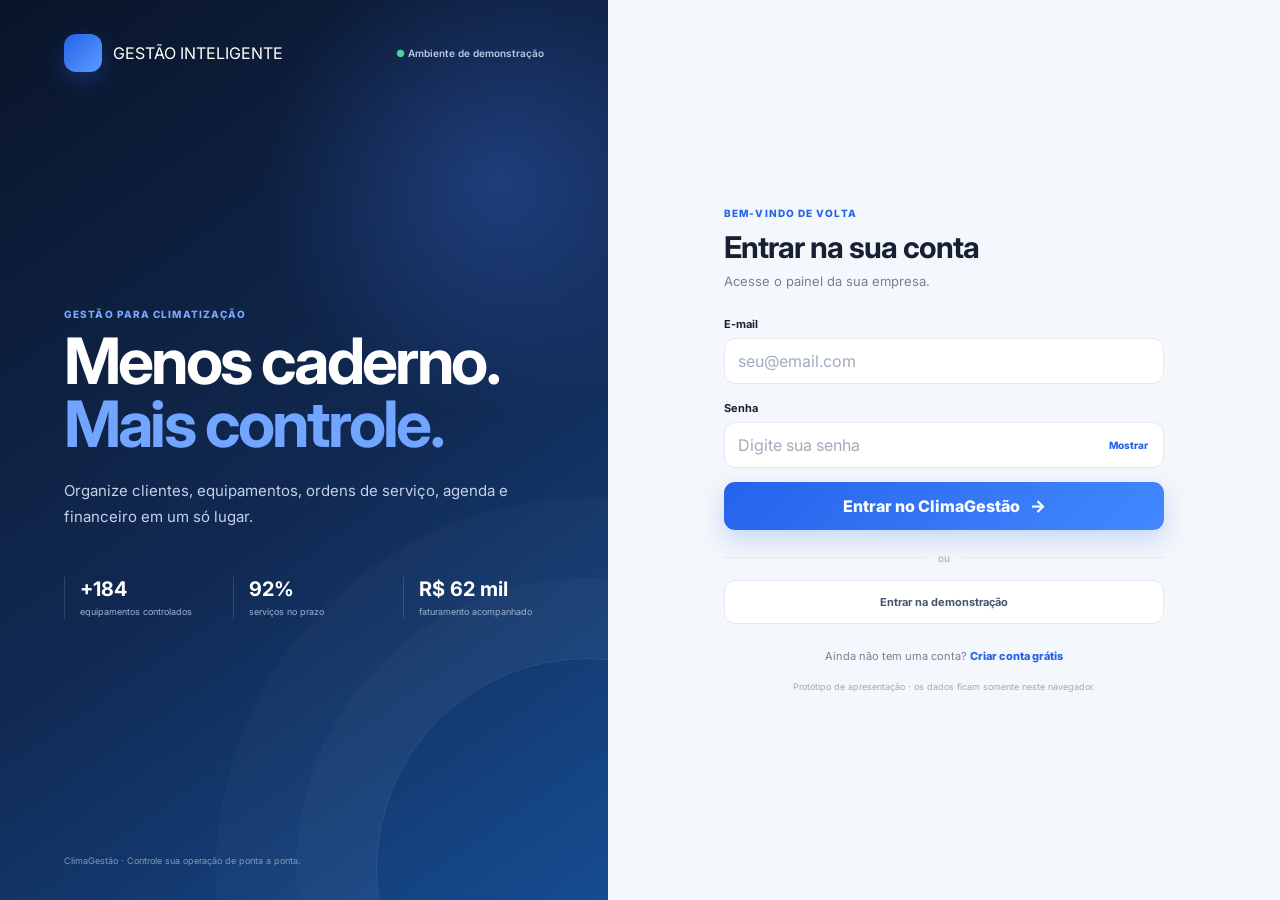
<file: index.html>
<!doctype html>
<html lang="pt-BR">

<head>
  <meta charset="utf-8">
  <meta name="viewport" content="width=device-width,initial-scale=1">
  <title>ClimaGestão — Entrar</title>
  <link rel="preconnect" href="https://fonts.googleapis.com">
  <link rel="preconnect" href="https://fonts.gstatic.com" crossorigin>
  <link href="https://fonts.googleapis.com/css2?family=Inter:wght@400;500;600;700;800&display=swap" rel="stylesheet">
  <link rel="stylesheet" href="css/auth.css">
  <script src="js/data-store.js"></script>
</head>

<body class="auth-page">
  <main class="auth-shell">
    <section class="auth-visual">
      <div class="visual-top">
        <a class="brand auth-brand" href="index.html">
          <span class="brand-mark"></span>
          <span>GESTÃO INTELIGENTE</span>
        </a>
        <span class="secure-label">● Ambiente de demonstração</span>
      </div>

      <div class="visual-content">
        <span class="eyebrow">Gestão para climatização</span>
        <h1>Menos caderno.<br><span>Mais controle.</span></h1>
        <p>Organize clientes, equipamentos, ordens de serviço, agenda e financeiro em um só lugar.</p>
        <div class="visual-metrics">
          <div><strong>+184</strong><span>equipamentos controlados</span></div>
          <div><strong>92%</strong><span>serviços no prazo</span></div>
          <div><strong>R$ 62 mil</strong><span>faturamento acompanhado</span></div>
        </div>
      </div>

      <div class="visual-footer">ClimaGestão · Controle sua operação de ponta a ponta.</div>
    </section>

    <section class="auth-panel">
      <div class="auth-card">
        <div class="mobile-brand brand">
          <span class="brand-mark">❄</span>
          <span><strong>ClimaGestão</strong><small>GESTÃO INTELIGENTE</small></span>
        </div>

        <div class="auth-heading">
          <span class="eyebrow">Bem-vindo de volta</span>
          <h2>Entrar na sua conta</h2>
          <p>Acesse o painel da sua empresa.</p>
        </div>

        <form id="loginForm" novalidate>
          <label class="field">
            <span>E-mail</span>
            <input id="loginEmail" type="email" autocomplete="email" placeholder="seu@email.com" required>
          </label>
          <label class="field">
            <span>Senha</span>
            <div class="password-field">
              <input id="loginPassword" type="password" autocomplete="current-password" placeholder="Digite sua senha"
                required>
              <button type="button" class="password-toggle" data-target="loginPassword"
                aria-label="Mostrar senha">Mostrar</button>
            </div>
          </label>
          <div id="loginMessage" class="form-message" role="alert"></div>
          <button class="auth-button" type="submit">Entrar no ClimaGestão <span>→</span></button>
        </form>

        <div class="auth-divider"><span>ou</span></div>
        <button class="demo-button" id="demoLogin" type="button">Entrar na demonstração</button>
        <p class="auth-switch">Ainda não tem uma conta? <a href="cadastro.html">Criar conta grátis</a></p>
        <p class="demo-note">Protótipo de apresentação · os dados ficam somente neste navegador.</p>
      </div>
    </section>
  </main>
  <script src="js/auth.js"></script>
</body>

</html>
</file>
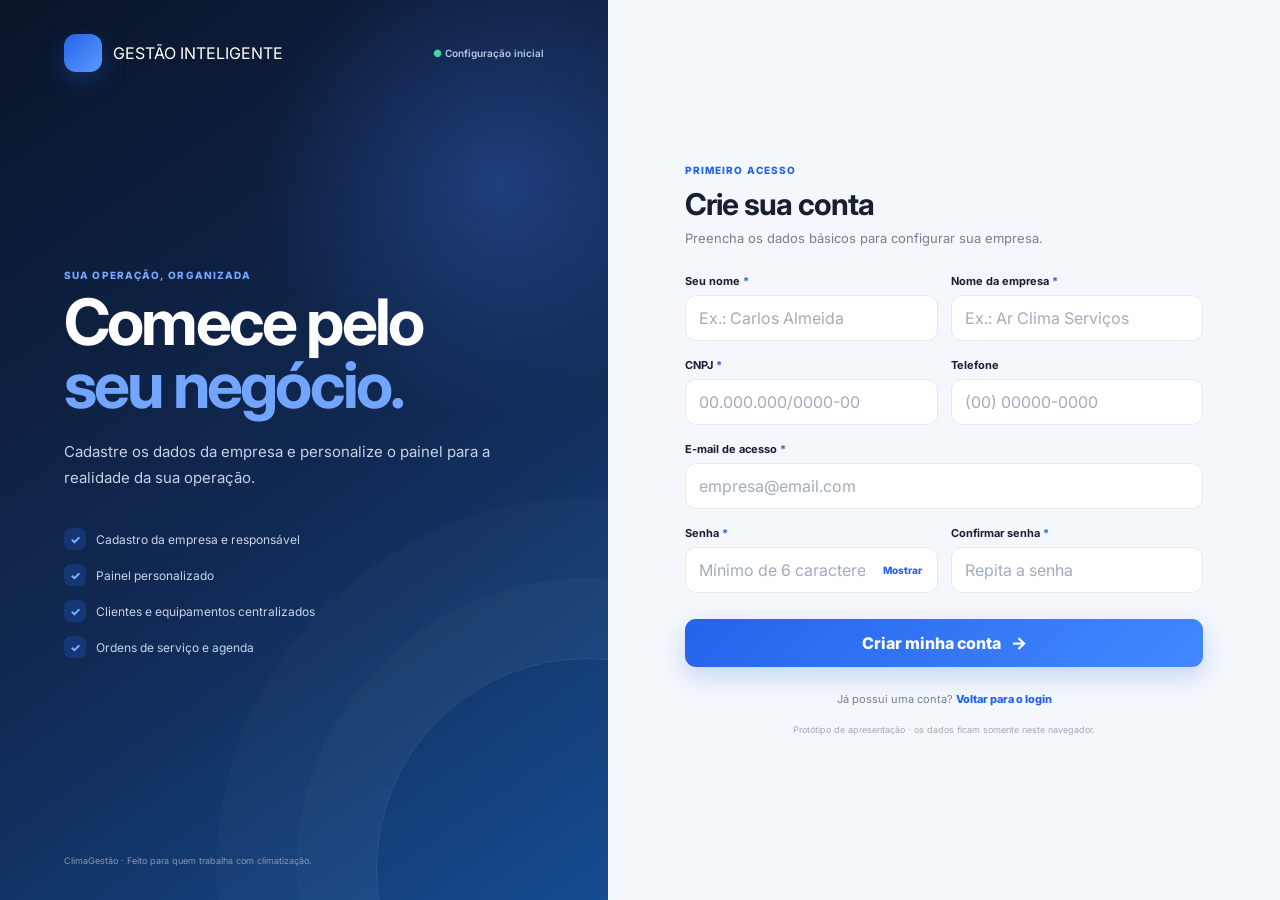
<file: cadastro.html>
<!doctype html>
<html lang="pt-BR">
<head>
  <meta charset="utf-8">
  <meta name="viewport" content="width=device-width,initial-scale=1">
  <title>ClimaGestão — Criar conta</title>
  <link rel="preconnect" href="https://fonts.googleapis.com">
  <link rel="preconnect" href="https://fonts.gstatic.com" crossorigin>
  <link href="https://fonts.googleapis.com/css2?family=Inter:wght@400;500;600;700;800&display=swap" rel="stylesheet">
  <link rel="stylesheet" href="css/auth.css">
  <script src="js/data-store.js"></script>
</head>
<body class="auth-page">
  <main class="auth-shell auth-shell-register">
    <section class="auth-visual">
      <div class="visual-top">
        <a class="brand auth-brand" href="index.html">
          <span class="brand-mark"></span>
          <span>GESTÃO INTELIGENTE</span>
        </a>
        <span class="secure-label">● Configuração inicial</span>
      </div>
      <div class="visual-content">
        <span class="eyebrow">Sua operação, organizada</span>
        <h1>Comece pelo<br><span>seu negócio.</span></h1>
        <p>Cadastre os dados da empresa e personalize o painel para a realidade da sua operação.</p>
        <ul class="benefits">
          <li><span>✓</span> Cadastro da empresa e responsável</li>
          <li><span>✓</span> Painel personalizado</li>
          <li><span>✓</span> Clientes e equipamentos centralizados</li>
          <li><span>✓</span> Ordens de serviço e agenda</li>
        </ul>
      </div>
      <div class="visual-footer">ClimaGestão · Feito para quem trabalha com climatização.</div>
    </section>

    <section class="auth-panel">
      <div class="auth-card register-card">
        <div class="mobile-brand brand">
          <span class="brand-mark">❄</span>
          <span><strong>ClimaGestão</strong><small>GESTÃO INTELIGENTE</small></span>
        </div>
        <div class="auth-heading">
          <span class="eyebrow">Primeiro acesso</span>
          <h2>Crie sua conta</h2>
          <p>Preencha os dados básicos para configurar sua empresa.</p>
        </div>

        <form id="registerForm" novalidate>
          <div class="form-grid">
            <label class="field">
              <span>Seu nome <b>*</b></span>
              <input id="registerName" type="text" autocomplete="name" placeholder="Ex.: Carlos Almeida" required>
            </label>
            <label class="field">
              <span>Nome da empresa <b>*</b></span>
              <input id="registerCompany" type="text" autocomplete="organization" placeholder="Ex.: Ar Clima Serviços" required>
            </label>
          </div>
          <div class="form-grid">
            <label class="field">
              <span>CNPJ <b>*</b></span>
              <input id="registerCnpj" type="text" inputmode="numeric" maxlength="18" placeholder="00.000.000/0000-00" required>
            </label>
            <label class="field">
              <span>Telefone</span>
              <input id="registerPhone" type="tel" inputmode="tel" maxlength="15" placeholder="(00) 00000-0000">
            </label>
          </div>
          <label class="field">
            <span>E-mail de acesso <b>*</b></span>
            <input id="registerEmail" type="email" autocomplete="email" placeholder="empresa@email.com" required>
          </label>
          <div class="form-grid">
            <label class="field">
              <span>Senha <b>*</b></span>
              <div class="password-field">
                <input id="registerPassword" type="password" autocomplete="new-password" placeholder="Mínimo de 6 caracteres" required minlength="6">
                <button type="button" class="password-toggle" data-target="registerPassword">Mostrar</button>
              </div>
            </label>
            <label class="field">
              <span>Confirmar senha <b>*</b></span>
              <input id="registerPasswordConfirm" type="password" autocomplete="new-password" placeholder="Repita a senha" required minlength="6">
            </label>
          </div>
          <div id="registerMessage" class="form-message" role="alert"></div>
          <button class="auth-button" type="submit">Criar minha conta <span>→</span></button>
        </form>

        <p class="auth-switch">Já possui uma conta? <a href="index.html">Voltar para o login</a></p>
        <p class="demo-note">Protótipo de apresentação · os dados ficam somente neste navegador.</p>
      </div>
    </section>
  </main>
  <script src="js/auth.js"></script>
</body>
</html>
</file>
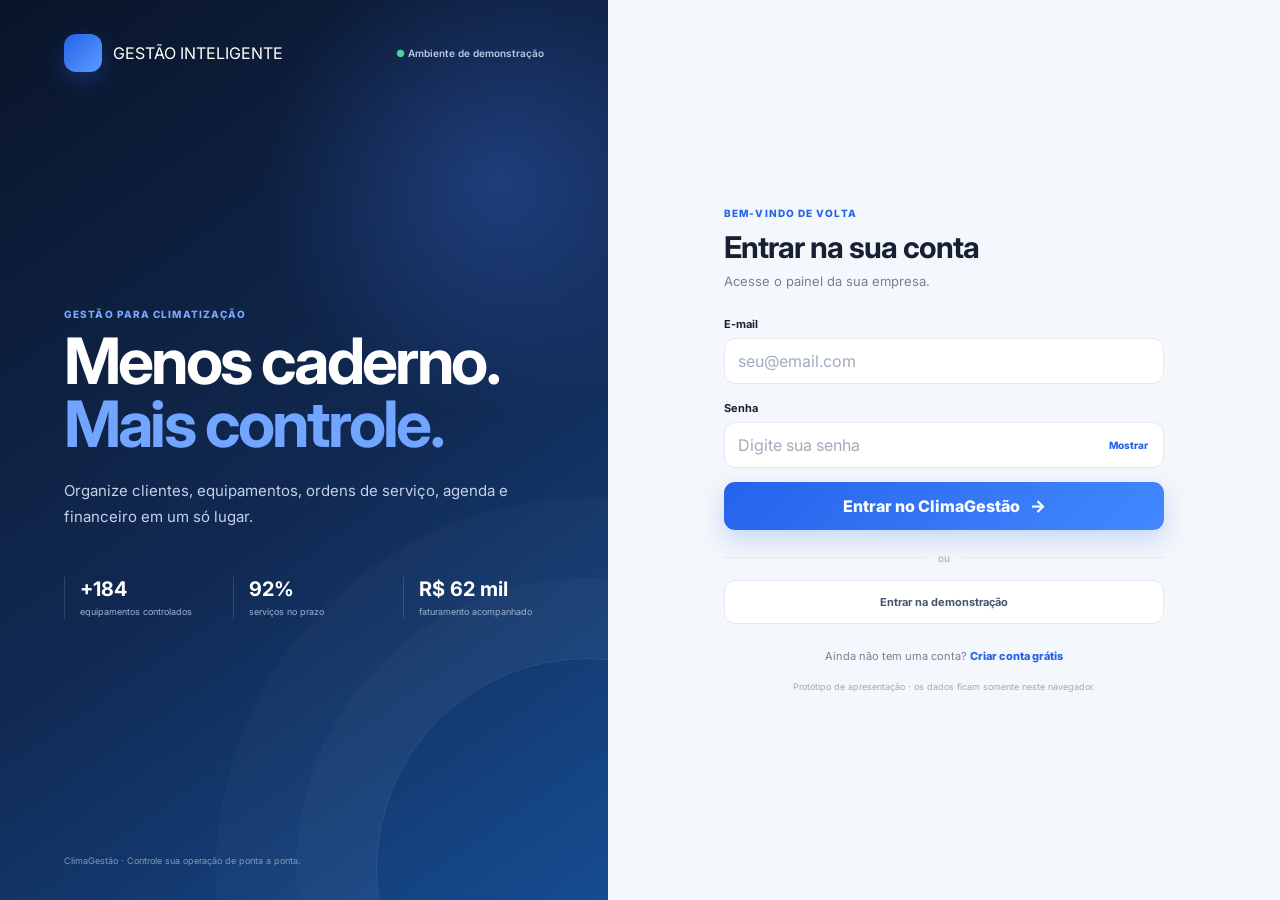
<file: dashboard.html>
<!doctype html>
<html lang="pt-BR">

<head>
    <meta charset="utf-8">
    <meta name="viewport" content="width=device-width,initial-scale=1">
    <title>ClimaGestão — Dashboard</title>
    <link rel="preconnect" href="https://fonts.googleapis.com">
    <link rel="preconnect" href="https://fonts.gstatic.com" crossorigin>
    <link href="https://fonts.googleapis.com/css2?family=Inter:wght@400;500;600;700;800&display=swap" rel="stylesheet">
    <link rel="stylesheet" href="css/style.css">
</head>

<body>
    <script src="js/data-store.js"></script>
    <script>if (!window.AccountStore.hasSession()) { window.location.replace("index.html"); }</script>
    <div class="app">
        <aside class="sidebar" id="sidebar">
            <div class="brand">
                <div class="brand-mark"></div>
                <div><span>GESTÃO INTELIGENTE</span></div>
            </div>
            <div class="company" id="companyProfile">
                <div class="avatar" id="companyAvatar">EM</div>
                <div><b id="companyName">Empresa</b><small id="companyDocument">CNPJ não informado</small>
                </div><button title="Dados da empresa">⌄</button>
            </div>
            <nav>
                <a class="nav-item active" data-page="dashboard"><span class="ico">⌂</span>Dashboard</a><a
                    class="nav-item" data-page="clientes"><span class="ico">♙</span>Clientes</a><a class="nav-item"
                    data-page="equipamentos"><span class="ico">❄</span>Equipamentos</a><a class="nav-item"
                    data-page="os"><span class="ico">▤</span>Ordens de serviço <em>4</em></a><a class="nav-item"
                    data-page="agenda"><span class="ico">□</span>Agenda</a><a class="nav-item"
                    data-page="financeiro"><span class="ico">R$</span>Financeiro</a>
            </nav>
            <div class="nav-bottom"><a class="nav-item"><span class="ico">⚙</span>Configurações</a><a
                    class="nav-item"><span class="ico">?</span>Central de ajuda</a></div>
        </aside>
        <main>
            <header class="topbar"><button class="menu" id="menu">☰</button>
                <div class="crumb" id="crumb">Visão geral</div>
                <div class="top-actions"><button class="top-btn" title="Buscar">⌕</button><button class="top-btn"
                        title="Notificações">♢<span class="dot"></span></button>
                    <div class="user" id="userAvatar" title="Usuário conectado">AC</div><button class="logout-btn"
                        id="logoutButton" title="Sair">↪</button>
                </div>
            </header>
            <div class="content">
                <section id="dashboard" class="page active-page">
                    <div class="page-head">
                        <div>
                            <div class="eyebrow">Terça-feira, 6 de outubro</div>
                            <h1>Bom dia, <span id="userName">sua empresa</span> 👋</h1>
                            <p>Aqui está o resumo da operação de <strong id="dashboardCompanyName">sua empresa</strong>.</p><small id="userEmail" class="account-email"
                                aria-label="E-mail da conta"></small>
                        </div><button class="primary" id="newOs">+ Nova ordem de serviço</button>
                    </div>
                    <div class="cards four">
                        <div class="card stat">
                            <div><span>Receita no mês</span><strong>R$ 12.850</strong><small class="up">↑ 8,2% <i>vs.
                                        mês anterior</i></small></div>
                            <div class="stat-icon green">R$</div>
                        </div>
                        <div class="card stat">
                            <div><span>Serviços hoje</span><strong>8</strong><small class="up">↑ 14% <i>vs. semana
                                        passada</i></small></div>
                            <div class="stat-icon blue">⌁</div>
                        </div>
                        <div class="card stat">
                            <div><span>Em andamento</span><strong>3</strong><small>2 técnicos em campo</small></div>
                            <div class="stat-icon orange">◷</div>
                        </div>
                        <div class="card stat">
                            <div><span>A receber</span><strong>R$ 3.420</strong><small>7 cobranças pendentes</small>
                            </div>
                            <div class="stat-icon red">!</div>
                        </div>
                    </div>
                    <div class="dashboard-grid">
                        <div class="card">
                            <div class="card-head">
                                <div>
                                    <h2>Agenda de hoje</h2>
                                    <p>Seus próximos atendimentos</p>
                                </div><button class="link" data-page="agenda">Ver agenda →</button>
                            </div>
                            <div class="service-list">
                                <div class="service">
                                    <div class="service-time">08:00</div>
                                    <div class="service-main"><b>Manutenção preventiva</b><span>João da Silva · LG Split
                                            12.000 BTUs</span></div>
                                    <div class="money">R$ 250</div><label class="badge blue">Em andamento</label>
                                </div>
                                <div class="service">
                                    <div class="service-time">10:30</div>
                                    <div class="service-main"><b>Instalação de 2 equipamentos</b><span>Clínica Saúde+ ·
                                            2× Midea 18.000 BTUs</span></div>
                                    <div class="money">R$ 1.800</div><label class="badge gray">Agendado</label>
                                </div>
                                <div class="service">
                                    <div class="service-time">14:00</div>
                                    <div class="service-main"><b>Higienização</b><span>Mariana Costa · Samsung WindFree
                                            9.000 BTUs</span></div>
                                    <div class="money">R$ 180</div><label class="badge gray">Agendado</label>
                                </div>
                                <div class="service">
                                    <div class="service-time">16:30</div>
                                    <div class="service-main"><b>Reparo — não está gelando</b><span>Ricardo Mendes ·
                                            Gree 18.000 BTUs</span></div>
                                    <div class="money">R$ 320</div><label class="badge orange">Aguardando</label>
                                </div>
                            </div>
                        </div>
                        <div class="card alerts">
                            <div class="card-head">
                                <div>
                                    <h2>Requer sua atenção</h2>
                                    <p>Oportunidades e pendências</p>
                                </div>
                            </div>
                            <div class="alert">
                                <div class="alert-icon orange">$</div>
                                <div><b>7 pagamentos pendentes</b><span>R$ 3.420 em aberto</span></div><button
                                    class="link" data-page="financeiro">Cobrar</button>
                            </div>
                            <div class="alert">
                                <div class="alert-icon purple">↻</div>
                                <div><b>12 manutenções próximas</b><span>Clientes para contatar</span></div><button
                                    class="link" data-page="clientes">Ver</button>
                            </div>
                            <div class="alert">
                                <div class="alert-icon blue">✓</div>
                                <div><b>3 orçamentos aguardando</b><span>R$ 2.750 em propostas</span></div><button
                                    class="link">Abrir</button>
                            </div>
                        </div>
                    </div>
                    <div class="lower">
                        <div class="card">
                            <div class="card-head">
                                <div>
                                    <h2>Receita mensal</h2>
                                    <p>Evolução dos últimos 6 meses</p>
                                </div><button class="secondary">2026 ▾</button>
                            </div>
                            <div class="chart-wrap">
                                <div class="chart">
                                    <div class="bar-col"><i class="bar" style="height:45%"></i><label>Mai</label></div>
                                    <div class="bar-col"><i class="bar" style="height:57%"></i><label>Jun</label></div>
                                    <div class="bar-col"><i class="bar" style="height:51%"></i><label>Jul</label></div>
                                    <div class="bar-col"><i class="bar" style="height:69%"></i><label>Ago</label></div>
                                    <div class="bar-col"><i class="bar" style="height:64%"></i><label>Set</label></div>
                                    <div class="bar-col"><i class="bar" style="height:89%"></i><label>Out</label></div>
                                </div>
                                <div class="legend"><span>Faturamento acumulado</span><b>R$ 62.430</b></div>
                            </div>
                        </div>
                        <div class="card">
                            <div class="card-head">
                                <div>
                                    <h2>Clientes recentes</h2>
                                    <p><span id="dashboardClientCount">0</span> <span id="dashboardClientCountLabel">clientes cadastrados</span></p>
                                </div><button class="link" data-page="clientes">Ver todos →</button>
                            </div>
                            <div class="people" id="dashboardRecentClients"></div>
                        </div>
                    </div>
                    <div class="kpi-banner">
                        <div class="star">✦</div>
                        <div>
                            <h3>Você está no controle</h3>
                            <p>92% dos serviços deste mês foram concluídos no prazo.</p>
                        </div><strong>92% <span class="small">no prazo</span></strong>
                    </div>
                </section>
                <section id="clientes" class="page">
                    <div class="page-head">
                        <div>
                            <div class="eyebrow">Relacionamento</div>
                            <h1>Clientes</h1>
                            <p>Centralize contatos, equipamentos e histórico de atendimento.</p>
                        </div><button class="primary" id="newClientButton" type="button">+ Novo cliente</button>
                    </div>
                    <div class="toolbar">
                        <label class="search" for="clientSearch">⌕ <input id="clientSearch" type="search" placeholder="Buscar por nome, documento, telefone ou e-mail" aria-label="Buscar clientes"></label>
                    </div>
                    <div class="card table-card">
                        <table id="clientsTable">
                            <thead>
                                <tr>
                                    <th>Cliente</th>
                                    <th>Telefone</th>
                                    <th>Endereço</th>
                                    <th>Ações</th>
                                </tr>
                            </thead>
                            <tbody id="clientsTableBody"></tbody>
                        </table>
                        <div class="client-empty" id="clientsEmpty" hidden>
                            <div class="client-empty-icon">♙</div>
                            <h2 id="clientsEmptyTitle">Sua lista de clientes começa aqui</h2>
                            <p id="clientsEmptyText">Cadastre seu primeiro cliente para manter contatos e informações importantes organizados.</p>
                            <button class="primary" id="emptyNewClientButton" type="button">+ Cadastrar primeiro cliente</button>
                        </div>
                    </div>
                </section>
                <section id="equipamentos" class="page">
                    <div class="page-head">
                        <div>
                            <div class="eyebrow">Patrimônio técnico</div>
                            <h1>Equipamentos</h1>
                            <p>Tenha o histórico de cada ar-condicionado na palma da mão.</p>
                        </div><button class="primary">+ Novo equipamento</button>
                    </div>
                    <div class="cards four">
                        <div class="card stat">
                            <div><span>Total cadastrados</span><strong>184</strong><small>↑ 12 este mês</small></div>
                            <div class="stat-icon blue">❄</div>
                        </div>
                        <div class="card stat">
                            <div><span>Preventivas próximas</span><strong>12</strong><small>Próximos 30 dias</small>
                            </div>
                            <div class="stat-icon orange">↻</div>
                        </div>
                        <div class="card stat">
                            <div><span>Em garantia</span><strong>38</strong><small>Equipamentos</small></div>
                            <div class="stat-icon green">✓</div>
                        </div>
                        <div class="card stat">
                            <div><span>Manutenção atrasada</span><strong>7</strong><small>Precisam de contato</small>
                            </div>
                            <div class="stat-icon red">!</div>
                        </div>
                    </div>
                    <div class="card table-card" style="margin-top:18px">
                        <table>
                            <thead>
                                <tr>
                                    <th>Equipamento</th>
                                    <th>Cliente</th>
                                    <th>Local</th>
                                    <th>Última manutenção</th>
                                    <th>Próxima</th>
                                    <th>Status</th>
                                </tr>
                            </thead>
                            <tbody>
                                <tr>
                                    <td><b>LG Dual Inverter</b><small>Split · 12.000 BTUs</small></td>
                                    <td>João da Silva</td>
                                    <td>Quarto</td>
                                    <td>02/04/2026</td>
                                    <td>Hoje</td>
                                    <td><span class="badge orange">Preventiva hoje</span></td>
                                </tr>
                                <tr>
                                    <td><b>Samsung WindFree</b><small>Split · 9.000 BTUs</small></td>
                                    <td>Mariana Costa</td>
                                    <td>Sala</td>
                                    <td>15/06/2026</td>
                                    <td>15/12/2026</td>
                                    <td><span class="badge green">Em dia</span></td>
                                </tr>
                                <tr>
                                    <td><b>Midea Xtreme Save</b><small>Split · 18.000 BTUs</small></td>
                                    <td>Clínica Saúde+</td>
                                    <td>Recepção</td>
                                    <td>20/03/2026</td>
                                    <td>20/09/2026</td>
                                    <td><span class="badge" style="background:#fff0f0;color:#c43f3f">Atrasada</span>
                                    </td>
                                </tr>
                            </tbody>
                        </table>
                    </div>
                </section>
                <section id="os" class="page">
                    <div class="page-head">
                        <div>
                            <div class="eyebrow">Operação</div>
                            <h1>Ordens de serviço</h1>
                            <p>Acompanhe cada atendimento do agendamento ao pagamento.</p>
                        </div><button class="primary" id="newOs2">+ Nova ordem de serviço</button>
                    </div>
                    <div class="kanban">
                        <div class="kanban-col">
                            <h3>Agendadas <span>2</span></h3>
                            <article class="os-card"><b>#00128 · INSTALAÇÃO</b><strong>Clínica Saúde+</strong><small>02
                                    out · 10:30</small><label>R$ 1.800</label></article>
                            <article class="os-card"><b>#00129 · LIMPEZA</b><strong>Ricardo Mendes</strong><small>03 out
                                    · 09:00</small><label>R$ 220</label></article>
                        </div>
                        <div class="kanban-col">
                            <h3>Em andamento <span>3</span></h3>
                            <article class="os-card"><b>#00125 · MANUTENÇÃO</b><strong>João da Silva</strong><small>Hoje
                                    · 08:00 · Técnico: Carlos</small><label>R$ 250</label></article>
                            <article class="os-card"><b>#00126 · REPARO</b><strong>Paulo Oliveira</strong><small>Hoje ·
                                    13:30 · Técnico: Lucas</small><label>R$ 380</label></article>
                        </div>
                        <div class="kanban-col">
                            <h3>Concluídas <span>5</span></h3>
                            <article class="os-card"><b>#00124 · HIGIENIZAÇÃO</b><strong>Mariana
                                    Costa</strong><small>Hoje · 07:30</small><label>R$ 180 · Pago</label></article>
                            <article class="os-card"><b>#00123 · INSTALAÇÃO</b><strong>Loja Central</strong><small>30
                                    set · 15:00</small><label>R$ 950 · Pago</label></article>
                        </div>
                    </div>
                </section>
                <section id="agenda" class="page">
                    <div class="page-head">
                        <div>
                            <div class="eyebrow">Planejamento</div>
                            <h1>Agenda</h1>
                            <p>Organize atendimentos e visualize a carga da equipe.</p>
                        </div><button class="primary" id="newOs3">+ Agendar serviço</button>
                    </div>
                    <div class="card calendar">
                        <div class="calendar-head"><button>‹</button>
                            <h2>Outubro 2026</h2><button>›</button>
                        </div>
                        <div class="week">
                            <span>DOM</span><span>SEG</span><span>TER</span><span>QUA</span><span>QUI</span><span>SEX</span><span>SÁB</span>
                        </div>
                        <div class="days" id="calendarDays"></div>
                    </div>
                </section>
                <section id="financeiro" class="page">
                    <div class="page-head">
                        <div>
                            <div class="eyebrow">Resultado</div>
                            <h1>Financeiro</h1>
                            <p>Veja quanto entrou, quanto saiu e o que ainda falta receber.</p>
                        </div><button class="primary">+ Lançamento</button>
                    </div>
                    <div class="cards four">
                        <div class="card stat">
                            <div><span>Receita no mês</span><strong>R$ 12.850</strong><small class="up">↑ 8,2%</small>
                            </div>
                            <div class="stat-icon green">R$</div>
                        </div>
                        <div class="card stat">
                            <div><span>Despesas</span><strong>R$ 4.230</strong><small>33% da receita</small></div>
                            <div class="stat-icon red">−</div>
                        </div>
                        <div class="card stat">
                            <div><span>Resultado</span><strong>R$ 8.620</strong><small>Margem de 67%</small></div>
                            <div class="stat-icon blue">✓</div>
                        </div>
                        <div class="card stat">
                            <div><span>A receber</span><strong>R$ 3.420</strong><small>7 cobranças</small></div>
                            <div class="stat-icon orange">!</div>
                        </div>
                    </div>
                    <div class="card table-card" style="margin-top:18px">
                        <div class="card-head">
                            <div>
                                <h2>Últimos lançamentos</h2>
                                <p>Movimentações financeiras</p>
                            </div>
                        </div>
                        <table>
                            <thead>
                                <tr>
                                    <th>Descrição</th>
                                    <th>Categoria</th>
                                    <th>Data</th>
                                    <th>Valor</th>
                                    <th>Status</th>
                                </tr>
                            </thead>
                            <tbody>
                                <tr>
                                    <td><b>OS #00124 — Higienização</b><small>Mariana Costa</small></td>
                                    <td>Serviço</td>
                                    <td>06/10/2026</td>
                                    <td style="color:var(--green);font-weight:800">+ R$ 180</td>
                                    <td><span class="badge green">Recebido</span></td>
                                </tr>
                                <tr>
                                    <td><b>Compra de materiais</b><small>Fornecedor Clima Parts</small></td>
                                    <td>Materiais</td>
                                    <td>05/10/2026</td>
                                    <td style="color:var(--red);font-weight:800">− R$ 620</td>
                                    <td><span class="badge green">Pago</span></td>
                                </tr>
                                <tr>
                                    <td><b>OS #00125 — Manutenção</b><small>João da Silva</small></td>
                                    <td>Serviço</td>
                                    <td>06/10/2026</td>
                                    <td>R$ 250</td>
                                    <td><span class="badge orange">Pendente</span></td>
                                </tr>
                            </tbody>
                        </table>
                    </div>
                </section>
            </div>
        </main>
    </div>
    <div class="modal" id="modal">
        <div class="modal-box"><button class="close" id="close">×</button>
            <h2>Nova ordem de serviço</h2>
            <p>Cadastre um atendimento em poucos segundos.</p>
            <form id="osForm"><label>Cliente<input required placeholder="Nome do cliente"></label>
                <div class="form-row"><label>Serviço<select>
                            <option>Manutenção preventiva</option>
                            <option>Higienização</option>
                            <option>Instalação</option>
                            <option>Reparo</option>
                        </select></label><label>Valor<input placeholder="R$ 0,00"></label></div>
                <div class="form-row"><label>Data<input type="date"></label><label>Horário<input type="time"></label>
                </div><label>Observações<textarea
                        placeholder="Diagnóstico, materiais, detalhes..."></textarea></label><button
                    class="primary full">Criar ordem de serviço</button>
            </form>
        </div>
    </div>
    <div class="modal" id="clientModal" aria-hidden="true">
        <div class="modal-box client-modal" role="dialog" aria-modal="true" aria-labelledby="clientModalTitle">
            <button class="close" id="closeClientModal" type="button" aria-label="Fechar">×</button>
            <h2 id="clientModalTitle">Novo cliente</h2>
            <p id="clientModalDescription">Informe os dados para adicionar à sua carteira.</p>
            <form id="clientForm" novalidate>
                <label>Nome completo / Razão social <b>*</b><input id="clientName" name="name" required maxlength="120" autocomplete="name" placeholder="Ex.: Ana Souza ou Empresa Ltda."></label>
                <div class="form-row">
                    <label>CPF/CNPJ<input id="clientDocument" name="document" inputmode="numeric" maxlength="18" placeholder="000.000.000-00"></label>
                    <label>Telefone<input id="clientPhone" name="phone" type="tel" inputmode="tel" maxlength="15" placeholder="(00) 00000-0000"></label>
                </div>
                <label>E-mail<input id="clientEmail" name="email" type="email" maxlength="160" autocomplete="email" placeholder="cliente@email.com"></label>
                <label>Endereço<input id="clientAddress" name="address" maxlength="200" autocomplete="street-address" placeholder="Rua, número, bairro, cidade"></label>
                <label>Observações<textarea id="clientNotes" name="notes" maxlength="1000" placeholder="Informações importantes sobre este cliente"></textarea></label>
                <div class="client-details" id="clientDetails" hidden></div>
                <div class="client-form-message" id="clientFormMessage" role="alert" aria-live="polite"></div>
                <div class="client-modal-actions">
                    <button class="secondary" id="cancelClientModal" type="button">Cancelar</button>
                    <button class="primary" id="saveClientButton" type="submit">Salvar cliente</button>
                </div>
            </form>
        </div>
    </div>
    <script src="js/script.js" defer></script>
    <script src="js/dashboard.js" defer></script>
    <script src="js/clients.js" defer></script>
</body>

</html>
</file>
<file: css/auth.css>
:root {
  --auth-bg: #f4f7fb;
  --surface: #ffffff;
  --text: #172033;
  --muted: #748096;
  --line: #e4e9f1;
  --primary: #2563eb;
  --primary-dark: #1d4ed8;
  --navy: #0d1830;
  --green: #13a56b;
  --danger: #d94b4b;
  --radius: 18px;
  --shadow: 0 24px 70px rgba(19, 36, 67, .10);
}

* {
  box-sizing: border-box;
}

html,
body {
  min-height: 100%;
}

body {
  margin: 0;
  font-family: Inter, system-ui, sans-serif;
  color: var(--text);
  background: var(--auth-bg);
}

button,
input {
  font: inherit;
}

button {
  cursor: pointer;
}

a {
  color: inherit;
}

.auth-shell {
  min-height: 100vh;
  display: grid;
  grid-template-columns: minmax(420px, .95fr) minmax(500px, 1.05fr);
}

.auth-visual {
  position: relative;
  overflow: hidden;
  color: #fff;
  background: radial-gradient(circle at 82% 20%, rgba(70, 128, 255, .28), transparent 27%), linear-gradient(145deg, #0a1428 0%, #112a54 55%, #164c91 100%);
  padding: 34px clamp(36px, 5vw, 76px);
  display: flex;
  flex-direction: column;
}

.auth-visual::after {
  content: '';
  position: absolute;
  width: 420px;
  height: 420px;
  right: -190px;
  bottom: -180px;
  border: 1px solid rgba(255, 255, 255, .10);
  border-radius: 50%;
  box-shadow: 0 0 0 80px rgba(255, 255, 255, .025), 0 0 0 160px rgba(255, 255, 255, .018);
}

.visual-top {
  display: flex;
  justify-content: space-between;
  align-items: center;
  position: relative;
  z-index: 1;
}

.brand {
  display: inline-flex;
  align-items: center;
  gap: 11px;
  text-decoration: none;
}

.brand-mark {
  width: 38px;
  height: 38px;
  border-radius: 12px;
  display: grid;
  place-items: center;
  background: linear-gradient(135deg, #2563eb, #5c9aff);
  box-shadow: 0 9px 24px rgba(37, 99, 235, .30);
  font-size: 19px;
}

.brand strong {
  display: block;
  font-size: 18px;
  letter-spacing: -.5px;
}

.brand small {
  display: block;
  margin-top: 2px;
  color: #72a5ff;
  font-size: 9px;
  font-weight: 800;
  letter-spacing: .08em;
}

.secure-label {
  font-size: 10px;
  font-weight: 600;
  color: #b9c9e6;
}

.secure-label::first-letter {
  color: #42d69a;
}

.visual-content {
  position: relative;
  z-index: 1;
  max-width: 560px;
  margin: auto 0;
  padding: 50px 0;
}

.eyebrow {
  display: block;
  margin-bottom: 10px;
  color: var(--primary);
  font-size: 10px;
  font-weight: 800;
  letter-spacing: .11em;
  text-transform: uppercase;
}

.auth-visual .eyebrow {
  color: #75a8ff;
}

.visual-content h1 {
  margin: 0;
  font-size: clamp(42px, 5vw, 68px);
  line-height: .98;
  letter-spacing: -2.8px;
}

.visual-content h1 span {
  color: #72a5ff;
}

.visual-content>p {
  max-width: 500px;
  margin: 23px 0 0;
  color: #c4d1e8;
  font-size: 15px;
  line-height: 1.7;
}

.visual-metrics {
  display: grid;
  grid-template-columns: repeat(3, 1fr);
  gap: 28px;
  margin-top: 48px;
  max-width: 560px;
}

.visual-metrics div {
  border-left: 1px solid rgba(255, 255, 255, .14);
  padding-left: 15px;
}

.visual-metrics strong {
  display: block;
  font-size: 20px;
}

.visual-metrics span {
  display: block;
  margin-top: 5px;
  color: #9fb1cf;
  font-size: 9px;
  line-height: 1.4;
}

.benefits {
  display: grid;
  gap: 14px;
  padding: 0;
  margin: 38px 0 0;
  list-style: none;
  color: #c7d4e9;
  font-size: 12px;
}

.benefits li {
  display: flex;
  align-items: center;
  gap: 10px;
}

.benefits li span {
  width: 22px;
  height: 22px;
  display: grid;
  place-items: center;
  border-radius: 7px;
  background: rgba(37, 99, 235, .25);
  color: #7db0ff;
  font-weight: 800;
}

.visual-footer {
  position: relative;
  z-index: 1;
  color: #8498b9;
  font-size: 9px;
}

.auth-panel {
  display: flex;
  align-items: center;
  justify-content: center;
  padding: 42px clamp(25px, 6vw, 90px);
}

.auth-card {
  width: min(440px, 100%);
}

.register-card {
  width: min(540px, 100%);
}

.mobile-brand {
  display: none;
  margin-bottom: 30px;
}

.auth-heading {
  margin-bottom: 28px;
}

.auth-heading h2 {
  margin: 0;
  font-size: 30px;
  letter-spacing: -1px;
}

.auth-heading p {
  margin: 8px 0 0;
  color: var(--muted);
  font-size: 13px;
}

.field {
  display: block;
  margin-bottom: 17px;
}

.field>span {
  display: block;
  margin-bottom: 7px;
  font-size: 11px;
  font-weight: 700;
}

.field>span b {
  color: var(--primary);
}

.field input {
  width: 100%;
  height: 46px;
  padding: 0 13px;
  border: 1px solid var(--line);
  border-radius: 11px;
  outline: none;
  background: #fff;
  color: var(--text);
  transition: border-color .18s, box-shadow .18s;
}

.field input::placeholder {
  color: #a2acbc;
}

.field input:focus {
  border-color: #78a4ef;
  box-shadow: 0 0 0 4px rgba(37, 99, 235, .08);
}

.password-field {
  position: relative;
}

.password-field input {
  padding-right: 72px;
}

.password-toggle {
  position: absolute;
  right: 8px;
  top: 7px;
  height: 32px;
  padding: 0 8px;
  border: 0;
  background: transparent;
  color: var(--primary);
  font-size: 10px;
  font-weight: 800;
}

.form-grid {
  display: grid;
  grid-template-columns: 1fr 1fr;
  gap: 13px;
}

.form-message {
  min-height: 0;
  margin: -3px 0 12px;
  color: var(--danger);
  font-size: 11px;
  line-height: 1.5;
}

.form-message.success {
  color: var(--green);
}

.auth-button {
  width: 100%;
  height: 48px;
  display: flex;
  align-items: center;
  justify-content: center;
  gap: 10px;
  border: 0;
  border-radius: 11px;
  color: #fff;
  background: linear-gradient(135deg, var(--primary), #4388ff);
  box-shadow: 0 10px 24px rgba(37, 99, 235, .22);
  font-weight: 800;
  transition: transform .18s, box-shadow .18s;
}

.auth-button:hover {
  transform: translateY(-1px);
  box-shadow: 0 13px 27px rgba(37, 99, 235, .28);
}

.auth-button span {
  font-size: 17px;
}

.auth-divider {
  display: flex;
  align-items: center;
  gap: 12px;
  margin: 22px 0 16px;
  color: #a0a9b8;
  font-size: 10px;
}

.auth-divider::before,
.auth-divider::after {
  content: '';
  height: 1px;
  flex: 1;
  background: var(--line);
}

.demo-button {
  width: 100%;
  height: 44px;
  border: 1px solid var(--line);
  border-radius: 11px;
  background: #fff;
  color: #45546d;
  font-size: 11px;
  font-weight: 700;
}

.demo-button:hover {
  background: #f8faff;
  border-color: #cbd8ec;
}

.auth-switch {
  margin: 25px 0 0;
  text-align: center;
  color: var(--muted);
  font-size: 11px;
}

.auth-switch a {
  color: var(--primary);
  font-weight: 800;
  text-decoration: none;
}

.auth-switch a:hover {
  text-decoration: underline;
}

.demo-note {
  margin: 17px auto 0;
  max-width: 360px;
  text-align: center;
  color: #a1aaba;
  font-size: 9px;
  line-height: 1.5;
}

@media (max-width: 900px) {
  .auth-shell {
    grid-template-columns: 1fr;
  }

  .auth-visual {
    min-height: 330px;
    padding: 25px 28px;
  }

  .visual-content {
    padding: 25px 0;
    margin: auto 0;
  }

  .visual-content h1 {
    font-size: 42px;
  }

  .visual-metrics {
    margin-top: 28px;
  }

  .visual-footer {
    display: none;
  }

  .auth-panel {
    padding: 40px 25px 60px;
  }
}

@media (max-width: 560px) {
  .auth-visual {
    display: none;
  }

  .auth-panel {
    min-height: 100vh;
    padding: 28px 18px;
    align-items: flex-start;
  }

  .mobile-brand {
    display: inline-flex;
  }

  .auth-heading h2 {
    font-size: 26px;
  }

  .form-grid {
    grid-template-columns: 1fr;
    gap: 0;
  }

  .register-card .field {
    margin-bottom: 14px;
  }
}
</file>
<file: css/style.css>
:root {
    --bg: #f5f7fb;
    --surface: #fff;
    --text: #172033;
    --muted: #758096;
    --line: #e7ebf2;
    --primary: #2563eb;
    --primary2: #1d4ed8;
    --navy: #111b2e;
    --green: #12a66a;
    --orange: #f59e0b;
    --red: #e55353;
    --purple: #7c5cff;
    --shadow: 0 8px 28px rgba(25, 38, 64, .07);
    --radius: 16px
}

* {
    box-sizing: border-box
}

body {
    margin: 0;
    background: var(--bg);
    font-family: Inter, system-ui, sans-serif;
    color: var(--text);
    font-size: 14px
}

button,
input,
select,
textarea {
    font: inherit
}

button {
    cursor: pointer
}

.app {
    min-height: 100vh;
    display: flex
}

.sidebar {
    width: 252px;
    background: #fff;
    border-right: 1px solid var(--line);
    position: fixed;
    inset: 0 auto 0 0;
    z-index: 20;
    display: flex;
    flex-direction: column;
    padding: 22px 16px
}

.brand {
    display: flex;
    align-items: center;
    gap: 11px;
    padding: 0 9px 25px
}

.brand-mark {
    width: 36px;
    height: 36px;
    border-radius: 11px;
    background: linear-gradient(135deg, #2563eb, #4f8cff);
    color: #fff;
    display: grid;
    place-items: center;
    font-size: 20px;
    box-shadow: 0 7px 16px #2563eb30
}

.brand strong {
    font-size: 18px;
    letter-spacing: -.5px
}

.brand span {
    display: block;
    color: var(--primary);
    font-weight: 700;
    font-size: 11px;
    margin-top: 1px
}

.company {
    border: 1px solid var(--line);
    background: #fafbfe;
    border-radius: 13px;
    padding: 11px;
    display: flex;
    align-items: center;
    gap: 9px;
    margin-bottom: 22px
}

.avatar,
.user {
    background: #e8efff;
    color: var(--primary);
    font-weight: 800;
    display: grid;
    place-items: center;
    border-radius: 10px
}

.avatar {
    width: 35px;
    height: 35px;
    font-size: 11px
}

.company b {
    font-size: 12px;
    display: block;
    white-space: nowrap
}

.company small {
    color: var(--muted);
    font-size: 10px
}

.company button {
    margin-left: auto;
    border: 0;
    background: none;
    color: var(--muted)
}

nav {
    display: grid;
    gap: 5px
}

.nav-item {
    height: 44px;
    border-radius: 11px;
    padding: 0 12px;
    display: flex;
    align-items: center;
    gap: 12px;
    color: #68748a;
    text-decoration: none;
    font-weight: 600;
    transition: .18s
}

.nav-item .ico {
    width: 20px;
    text-align: center;
    font-size: 16px
}

.nav-item:hover {
    background: #f5f7fb;
    color: var(--text)
}

.nav-item.active {
    background: #edf4ff;
    color: var(--primary)
}

.nav-item em {
    margin-left: auto;
    background: #e9eef8;
    color: #61708a;
    border-radius: 20px;
    padding: 2px 7px;
    font-size: 10px;
    font-style: normal
}

.nav-bottom {
    margin-top: auto;
    border-top: 1px solid var(--line);
    padding-top: 14px;
    display: grid;
    gap: 5px
}

.nav-bottom .nav-item {
    font-weight: 500
}

main {
    margin-left: 252px;
    min-width: 0;
    width: calc(100% - 252px)
}

.topbar {
    height: 72px;
    background: #fff;
    border-bottom: 1px solid var(--line);
    display: flex;
    align-items: center;
    padding: 0 34px;
    position: sticky;
    top: 0;
    z-index: 15
}

.crumb {
    font-weight: 700;
    font-size: 14px
}

.top-actions {
    margin-left: auto;
    display: flex;
    align-items: center;
    gap: 10px
}

.top-btn {
    width: 38px;
    height: 38px;
    border: 1px solid var(--line);
    background: #fff;
    border-radius: 10px;
    color: #657188;
    position: relative
}

.top-btn .dot {
    position: absolute;
    right: 7px;
    top: 7px;
    width: 6px;
    height: 6px;
    border-radius: 50%;
    background: var(--red);
    border: 2px solid #fff
}

.user {
    width: 38px;
    height: 38px;
    font-size: 11px;
    margin-left: 5px
}

.content {
    max-width: 1600px;
    margin: 0 auto;
    padding: 30px 34px 50px
}

.page-head {
    display: flex;
    justify-content: space-between;
    align-items: flex-end;
    gap: 20px;
    margin-bottom: 23px
}

.eyebrow {
    font-size: 11px;
    text-transform: uppercase;
    letter-spacing: .08em;
    color: var(--primary);
    font-weight: 800;
    margin-bottom: 7px
}

.page-head h1 {
    margin: 0;
    font-size: 27px;
    letter-spacing: -.8px
}

.page-head p {
    margin: 7px 0 0;
    color: var(--muted)
}

.primary {
    border: 0;
    color: #fff;
    background: linear-gradient(135deg, var(--primary), #3b82f6);
    padding: 11px 16px;
    border-radius: 10px;
    font-weight: 700;
    box-shadow: 0 8px 18px #2563eb2a
}

.primary:hover {
    background: linear-gradient(135deg, var(--primary2), var(--primary))
}

.secondary {
    border: 1px solid var(--line);
    background: #fff;
    padding: 10px 14px;
    border-radius: 10px;
    font-weight: 600;
    color: #516078
}

.cards {
    display: grid;
    gap: 16px
}

.cards.four {
    grid-template-columns: repeat(4, minmax(0, 1fr))
}

.card {
    background: var(--surface);
    border: 1px solid var(--line);
    border-radius: var(--radius);
    box-shadow: var(--shadow)
}

.stat {
    padding: 20px;
    display: flex;
    justify-content: space-between;
    min-height: 126px
}

.stat span {
    display: block;
    color: var(--muted);
    font-size: 12px;
    font-weight: 600;
    margin-bottom: 9px
}

.stat strong {
    display: block;
    font-size: 25px;
    letter-spacing: -.8px
}

.stat small {
    display: block;
    color: var(--muted);
    font-size: 10px;
    margin-top: 9px
}

.stat small.up {
    color: var(--green);
    font-weight: 700
}

.stat small i {
    font-style: normal;
    color: var(--muted);
    font-weight: 500;
    margin-left: 3px
}

.stat-icon {
    width: 39px;
    height: 39px;
    border-radius: 11px;
    display: grid;
    place-items: center;
    font-weight: 800
}

.blue {
    background: #edf4ff;
    color: var(--primary)
}

.green {
    background: #eaf9f2;
    color: var(--green)
}

.orange {
    background: #fff6e5;
    color: #d98b00
}

.red {
    background: #fff0f0;
    color: var(--red)
}

.purple {
    background: #f1edff;
    color: var(--purple)
}

.dashboard-grid {
    display: grid;
    grid-template-columns: minmax(0, 1.7fr) minmax(300px, .85fr);
    gap: 18px;
    margin-top: 18px
}

.card-head {
    padding: 19px 20px 14px;
    display: flex;
    justify-content: space-between;
    align-items: center
}

.card-head h2 {
    font-size: 15px;
    margin: 0;
    letter-spacing: -.2px
}

.card-head p {
    margin: 5px 0 0;
    color: var(--muted);
    font-size: 11px
}

.link {
    border: 0;
    background: none;
    color: var(--primary);
    font-size: 11px;
    font-weight: 700
}

.service-list {
    padding: 0 10px 10px
}

.service {
    display: grid;
    grid-template-columns: 65px minmax(0, 1fr) auto auto;
    gap: 14px;
    align-items: center;
    padding: 15px 10px;
    border-top: 1px solid #f0f2f6
}

.service-time {
    font-weight: 800;
    font-size: 12px
}

.service-main b {
    display: block;
    font-size: 12px
}

.service-main span {
    display: block;
    color: var(--muted);
    font-size: 10px;
    margin-top: 4px
}

.money {
    font-weight: 800;
    font-size: 12px;
    white-space: nowrap
}

.badge {
    font-size: 9px;
    font-weight: 700;
    border-radius: 20px;
    padding: 5px 8px;
    white-space: nowrap
}

.badge.blue {
    background: #edf4ff
}

.badge.green {
    background: #eaf9f2
}

.badge.orange {
    background: #fff6e5;
    color: #b97800
}

.badge.gray {
    background: #f1f3f7;
    color: #657188
}

.alerts {
    padding-bottom: 8px
}

.alert {
    display: flex;
    gap: 11px;
    align-items: center;
    padding: 14px 18px;
    border-top: 1px solid #f0f2f6
}

.alert-icon {
    width: 34px;
    height: 34px;
    border-radius: 10px;
    display: grid;
    place-items: center;
    font-weight: 800
}

.alert b {
    font-size: 11px;
    display: block
}

.alert span {
    font-size: 10px;
    color: var(--muted);
    display: block;
    margin-top: 4px
}

.alert .link {
    margin-left: auto
}

.lower {
    display: grid;
    grid-template-columns: 1.25fr .9fr;
    gap: 18px;
    margin-top: 18px
}

.chart-wrap {
    padding: 8px 20px 20px
}

.chart {
    height: 220px;
    display: flex;
    align-items: flex-end;
    gap: 15px;
    padding: 12px 5px 0;
    border-bottom: 1px solid var(--line);
    position: relative;
    background: repeating-linear-gradient(to top, transparent 0, transparent 43px, #f0f2f6 44px)
}

.bar-col {
    height: 100%;
    flex: 1;
    display: flex;
    align-items: flex-end;
    justify-content: center;
    position: relative
}

.bar {
    width: 58%;
    max-width: 44px;
    border-radius: 7px 7px 0 0;
    background: linear-gradient(180deg, #4f8cff, #2563eb);
    box-shadow: 0 6px 13px #2563eb24
}

.bar-col label {
    position: absolute;
    bottom: -25px;
    font-size: 10px;
    color: var(--muted)
}

.legend {
    display: flex;
    justify-content: space-between;
    margin-top: 28px;
    color: var(--muted);
    font-size: 10px
}

.legend b {
    color: var(--text);
    font-size: 13px
}

.people {
    padding: 0 20px 8px
}

.person-row {
    display: flex;
    align-items: center;
    gap: 11px;
    padding: 13px 0;
    border-top: 1px solid #f0f2f6
}

.person-avatar {
    width: 35px;
    height: 35px;
    border-radius: 50%;
    display: grid;
    place-items: center;
    background: #f0f4fb;
    color: #58677f;
    font-size: 10px;
    font-weight: 800
}

.person-row p {
    margin: 0;
    flex: 1
}

.person-row b {
    font-size: 11px;
    display: block
}

.person-row small {
    color: var(--muted);
    font-size: 9px
}

.person-row strong {
    font-size: 11px
}

.kpi-banner {
    margin-top: 18px;
    background: linear-gradient(110deg, #101b31, #1d3b75);
    border-radius: 18px;
    padding: 20px 23px;
    color: #fff;
    display: flex;
    align-items: center;
    gap: 20px;
    box-shadow: 0 12px 30px #14213b25
}

.kpi-banner .star {
    width: 42px;
    height: 42px;
    border-radius: 12px;
    background: #ffffff14;
    display: grid;
    place-items: center;
    font-size: 19px
}

.kpi-banner h3 {
    margin: 0;
    font-size: 13px
}

.kpi-banner p {
    margin: 5px 0 0;
    color: #cbd7ef;
    font-size: 10px
}

.kpi-banner strong {
    margin-left: auto;
    font-size: 23px
}

.kpi-banner .small {
    font-size: 9px;
    color: #aebcda;
    margin-left: 4px
}

.page {
    display: none
}

.page.active-page {
    display: block
}

.toolbar {
    display: flex;
    gap: 10px;
    margin-bottom: 15px
}

.search {
    background: #fff;
    border: 1px solid var(--line);
    height: 42px;
    border-radius: 10px;
    display: flex;
    align-items: center;
    padding: 0 12px;
    flex: 1;
    color: #8a94a7
}

.search input {
    border: 0;
    outline: 0;
    width: 100%;
    padding-left: 8px
}

.table-card {
    overflow: auto
}

.table {
    width: 100%;
    border-collapse: collapse
}

table {
    width: 100%;
    border-collapse: collapse;
    min-width: 700px
}

th,
td {
    text-align: left;
    padding: 15px 18px;
    border-bottom: 1px solid #eef1f5;
    font-size: 11px
}

th {
    font-size: 9px;
    text-transform: uppercase;
    letter-spacing: .06em;
    color: #8b95a8;
    background: #fafbfc
}

td b {
    font-size: 11px
}

td small {
    display: block;
    color: var(--muted);
    margin-top: 4px;
    font-size: 9px
}

.kanban {
    display: grid;
    grid-template-columns: repeat(3, 1fr);
    gap: 16px
}

.kanban-col {
    background: #eef1f6;
    border-radius: 14px;
    padding: 13px
}

.kanban-col h3 {
    font-size: 11px;
    margin: 3px 4px 12px
}

.kanban-col h3 span {
    color: var(--muted);
    margin-left: 4px
}

.os-card {
    background: #fff;
    border: 1px solid var(--line);
    border-radius: 12px;
    padding: 15px;
    margin-bottom: 10px;
    box-shadow: 0 3px 12px #253b5a08
}

.os-card b {
    font-size: 9px;
    color: var(--primary)
}

.os-card strong {
    display: block;
    font-size: 11px;
    margin-top: 8px
}

.os-card small {
    display: block;
    color: var(--muted);
    font-size: 9px;
    margin-top: 6px
}

.os-card label {
    display: block;
    margin-top: 12px;
    font-weight: 800;
    font-size: 10px
}

.calendar {
    padding: 18px
}

.calendar-head {
    display: flex;
    justify-content: space-between;
    align-items: center
}

.calendar-head h2 {
    font-size: 15px
}

.calendar-head button {
    border: 1px solid var(--line);
    background: #fff;
    border-radius: 8px;
    width: 34px;
    height: 34px
}

.week,
.days {
    display: grid;
    grid-template-columns: repeat(7, 1fr)
}

.week {
    margin-top: 14px
}

.week span {
    font-size: 9px;
    color: var(--muted);
    font-weight: 700;
    text-align: center;
    padding: 9px
}

.days>div {
    min-height: 90px;
    border-top: 1px solid var(--line);
    border-right: 1px solid var(--line);
    padding: 8px;
    font-size: 10px
}

.days>div:nth-child(7n) {
    border-right: 0
}

.daynum {
    font-weight: 700
}

.today {
    background: #eef4ff
}

.event-mini {
    margin-top: 9px;
    background: #edf4ff;
    color: #2459bb;
    padding: 5px;
    border-radius: 6px;
    font-size: 8px;
    font-weight: 700
}

.modal {
    position: fixed;
    inset: 0;
    background: #0c152866;
    display: none;
    place-items: center;
    z-index: 50;
    padding: 20px
}

.modal.open {
    display: grid
}

.modal-box {
    width: min(560px, 100%);
    background: #fff;
    border-radius: 18px;
    padding: 26px;
    box-shadow: 0 25px 70px #0c152850;
    position: relative
}

.close {
    position: absolute;
    right: 18px;
    top: 15px;
    border: 0;
    background: #f1f3f7;
    border-radius: 50%;
    width: 30px;
    height: 30px
}

.modal h2 {
    margin: 0;
    font-size: 19px
}

.modal p {
    color: var(--muted);
    font-size: 11px;
    margin: 6px 0 22px
}

.form-row {
    display: grid;
    grid-template-columns: 1fr 1fr;
    gap: 12px
}

.modal label {
    display: block;
    font-size: 10px;
    font-weight: 700;
    margin-bottom: 13px
}

.modal input,
.modal select,
.modal textarea {
    display: block;
    width: 100%;
    margin-top: 6px;
    border: 1px solid var(--line);
    border-radius: 9px;
    padding: 10px;
    outline: 0;
    background: #fff
}

.modal textarea {
    min-height: 90px;
    resize: vertical
}

.full {
    width: 100%
}

.menu {
    display: none
}

@media(max-width:1100px) {
    .cards.four {
        grid-template-columns: repeat(2, 1fr)
    }

    .dashboard-grid,
    .lower {
        grid-template-columns: 1fr
    }

    .content {
        padding: 25px
    }

    .topbar {
        padding: 0 25px
    }
}

@media(max-width:760px) {
    .sidebar {
        transform: translateX(-100%);
        transition: .2s
    }

    .sidebar.open {
        transform: none;
        box-shadow: 15px 0 35px #17203330
    }

    main {
        margin-left: 0;
        width: 100%
    }

    .menu {
        display: block;
        border: 0;
        background: none;
        font-size: 20px;
        margin-right: 13px
    }

    .topbar {
        padding: 0 17px;
        height: 62px
    }

    .content {
        padding: 22px 16px 35px
    }

    .page-head {
        align-items: flex-start;
        flex-direction: column
    }

    .page-head h1 {
        font-size: 23px
    }

    .cards.four {
        grid-template-columns: 1fr 1fr
    }

    .stat {
        min-height: 112px;
        padding: 15px
    }

    .stat strong {
        font-size: 20px
    }

    .service {
        grid-template-columns: 50px 1fr auto
    }

    .service .badge {
        display: none
    }

    .kpi-banner {
        align-items: flex-start
    }

    .kpi-banner strong {
        font-size: 18px
    }

    .kanban {
        grid-template-columns: 1fr
    }

    .lower {
        grid-template-columns: 1fr
    }

    .days>div {
        min-height: 70px
    }

    .event-mini {
        display: none
    }

    .user {
        margin-left: 0
    }
}

@media(max-width:470px) {
    .cards.four {
        grid-template-columns: 1fr
    }

    .top-actions .top-btn:first-child {
        display: none
    }

    .service {
        grid-template-columns: 45px 1fr
    }

    .money {
        display: none
    }

    .form-row {
        grid-template-columns: 1fr
    }
}

/* Ações da conta */
.logout-btn {
    width: 38px;
    height: 38px;
    border: 1px solid var(--line);
    background: #fff;
    border-radius: 10px;
    color: #657188;
    font-weight: 800
}

.logout-btn:hover {
    background: #fff5f5;
    color: var(--red);
    border-color: #f1cccc
}

.account-email {
    display: block;
    margin-top: 8px;
    color: var(--muted, #6b7280);
    font-size: 12px;
    font-weight: 600
}

/* Módulo de clientes */
[hidden] {
    display: none !important;
}

.client-empty {
    padding: 54px 24px;
    text-align: center;
}

.client-empty-icon {
    display: grid;
    place-items: center;
    width: 54px;
    height: 54px;
    margin: 0 auto 15px;
    border-radius: 16px;
    background: #edf4ff;
    color: var(--primary);
    font-size: 24px;
}

.client-empty h2 {
    margin: 0;
    font-size: 16px;
}

.client-empty p {
    max-width: 420px;
    margin: 8px auto 18px;
    color: var(--muted);
    font-size: 12px;
    line-height: 1.6;
}

.client-actions {
    white-space: nowrap;
}

.client-action {
    border: 0;
    background: transparent;
    color: var(--primary);
    font: inherit;
    font-size: 11px;
    font-weight: 700;
    padding: 6px;
    cursor: pointer;
}

.client-action-delete {
    color: var(--red);
}

.client-modal {
    max-height: min(90vh, 780px);
    overflow-y: auto;
}

.client-modal form > label,
.client-modal .form-row > label {
    display: block;
    margin-bottom: 13px;
    font-size: 11px;
    font-weight: 700;
}

.client-modal label b {
    color: var(--red);
}

.client-modal input:focus,
.client-modal textarea:focus {
    border-color: #8ab1ff;
    box-shadow: 0 0 0 3px #2563eb18;
}

.client-modal input:disabled,
.client-modal textarea:disabled {
    color: var(--text);
    background: #f8f9fb;
    opacity: 1;
}

.client-modal-actions {
    display: flex;
    justify-content: flex-end;
    gap: 9px;
    margin-top: 18px;
}

.client-modal-actions .secondary,
.client-modal-actions .primary {
    min-height: 40px;
    padding: 0 16px;
}

.client-form-message {
    min-height: 16px;
    color: var(--red);
    font-size: 11px;
}

.dashboard-client-empty {
    padding: 12px 0;
    color: var(--muted);
    font-size: 11px;
}

.account-empty {
    display: flex;
    flex-direction: column;
    align-items: center;
    justify-content: center;
    gap: 7px;
    padding: 30px 20px;
    color: var(--muted);
    text-align: center;
}

.account-empty strong {
    color: var(--text);
    font-size: 13px;
}

.account-empty span {
    max-width: 440px;
    font-size: 11px;
    line-height: 1.6;
}

.module-empty {
    margin-top: 16px;
    min-height: 190px;
}

@media(max-width:560px) {
    .client-modal {
        padding: 22px 18px;
    }

    .client-modal .form-row {
        grid-template-columns: 1fr;
        gap: 0;
    }

    .client-actions .client-action {
        padding: 6px 4px;
    }
}
</file>
